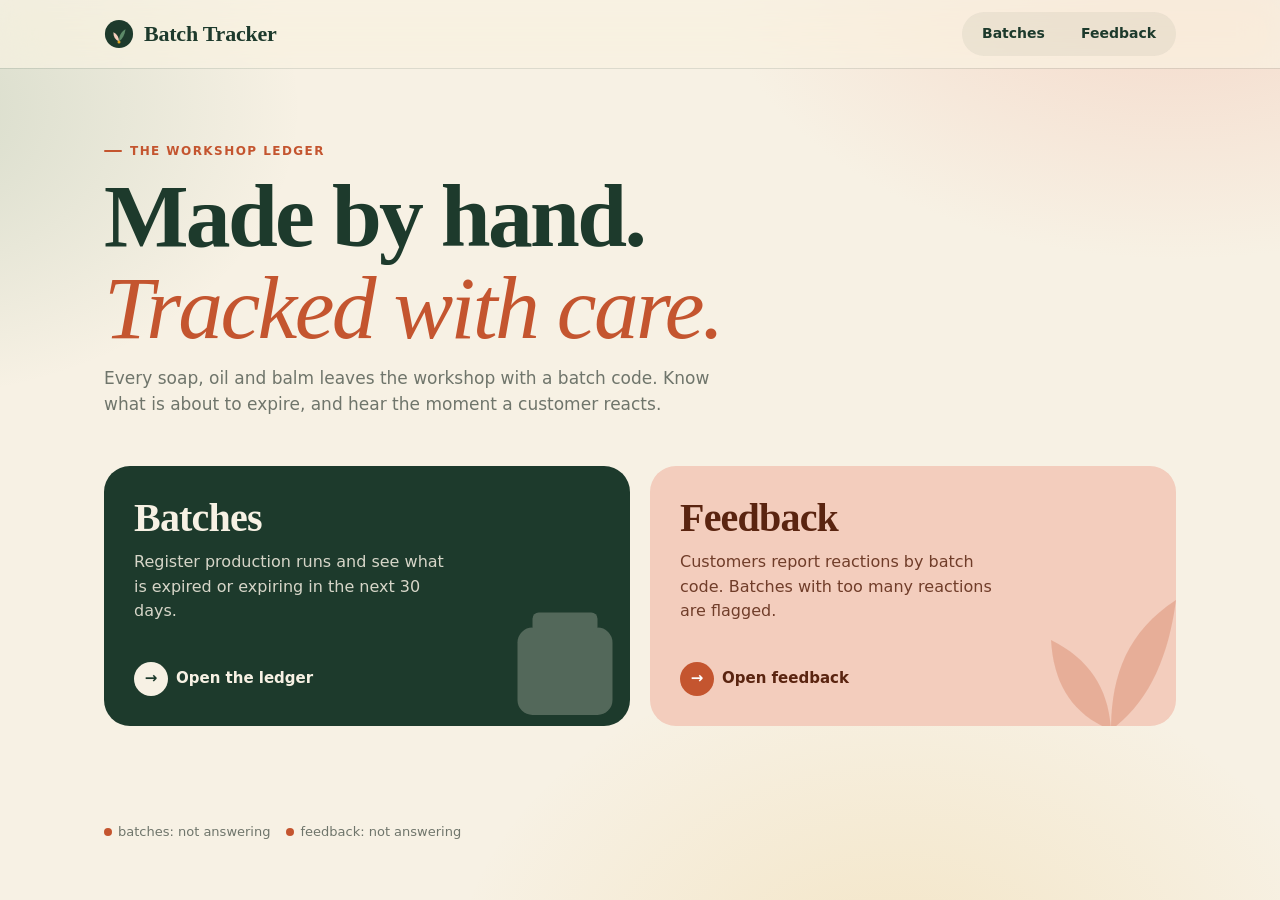
<file: ui/index.html>
<!doctype html>
<html lang="en">
<head>
  <meta charset="utf-8">
  <meta name="viewport" content="width=device-width, initial-scale=1">
  <title>Home · Batch Tracker</title>
  <link rel="stylesheet" href="styles.css">
  <script src="config.js"></script>
  <script src="app.js"></script>
</head>
<body>
  <header>
    <div class="wrap">
      <a class="brand" href="index.html" aria-label="Batch Tracker home">
        <svg viewBox="0 0 32 32" aria-hidden="true">
          <circle cx="16" cy="16" r="15" fill="#1d3a2c"/>
          <path d="M16 24c0-6 2-10 7-13-1 6-3 10-7 13z" fill="#5c8a68"/>
          <path d="M16 24c0-5-2-8-6-10 0 5 2 8 6 10z" fill="#f3cdbd"/>
          <circle cx="16" cy="24.5" r="1.6" fill="#e0a526"/>
        </svg>
        <span>Batch Tracker</span>
      </a>
      <nav>
        <a href="batches.html">Batches</a>
        <a href="feedback.html">Feedback</a>
      </nav>
    </div>
  </header>
  <main class="wrap">
    <div class="intro">
      <p class="eyebrow">The workshop ledger</p>
      <h1>Made by hand. <em>Tracked with care.</em></h1>
      <p class="lead">Every soap, oil and balm leaves the workshop with a batch code. Know what is about to expire, and hear the moment a customer reacts.</p>
    </div>
    <div class="doors">
      <a class="door batches" href="batches.html">
        <div>
          <h2>Batches</h2>
          <p>Register production runs and see what is expired or expiring in the next 30 days.</p>
        </div>
        <span class="go"><i>→</i>Open the ledger</span>
        <svg viewBox="0 0 120 120" aria-hidden="true"><rect x="22" y="30" width="76" height="70" rx="12" fill="#f7f1e4"/><rect x="34" y="18" width="52" height="16" rx="5" fill="#f7f1e4"/></svg>
      </a>
      <a class="door feedback" href="feedback.html">
        <div>
          <h2>Feedback</h2>
          <p>Customers report reactions by batch code. Batches with too many reactions are flagged.</p>
        </div>
        <span class="go"><i>→</i>Open feedback</span>
        <svg viewBox="0 0 120 120" aria-hidden="true"><path d="M60 112C60 70 72 34 112 8c-6 46-22 82-52 104z" fill="#c4552f"/><path d="M60 112C58 80 44 56 12 40c2 36 18 60 48 72z" fill="#c4552f"/></svg>
      </a>
    </div>
  </main>
  <footer class="wrap" aria-label="Service status"></footer>
</body>
</html>
</file>
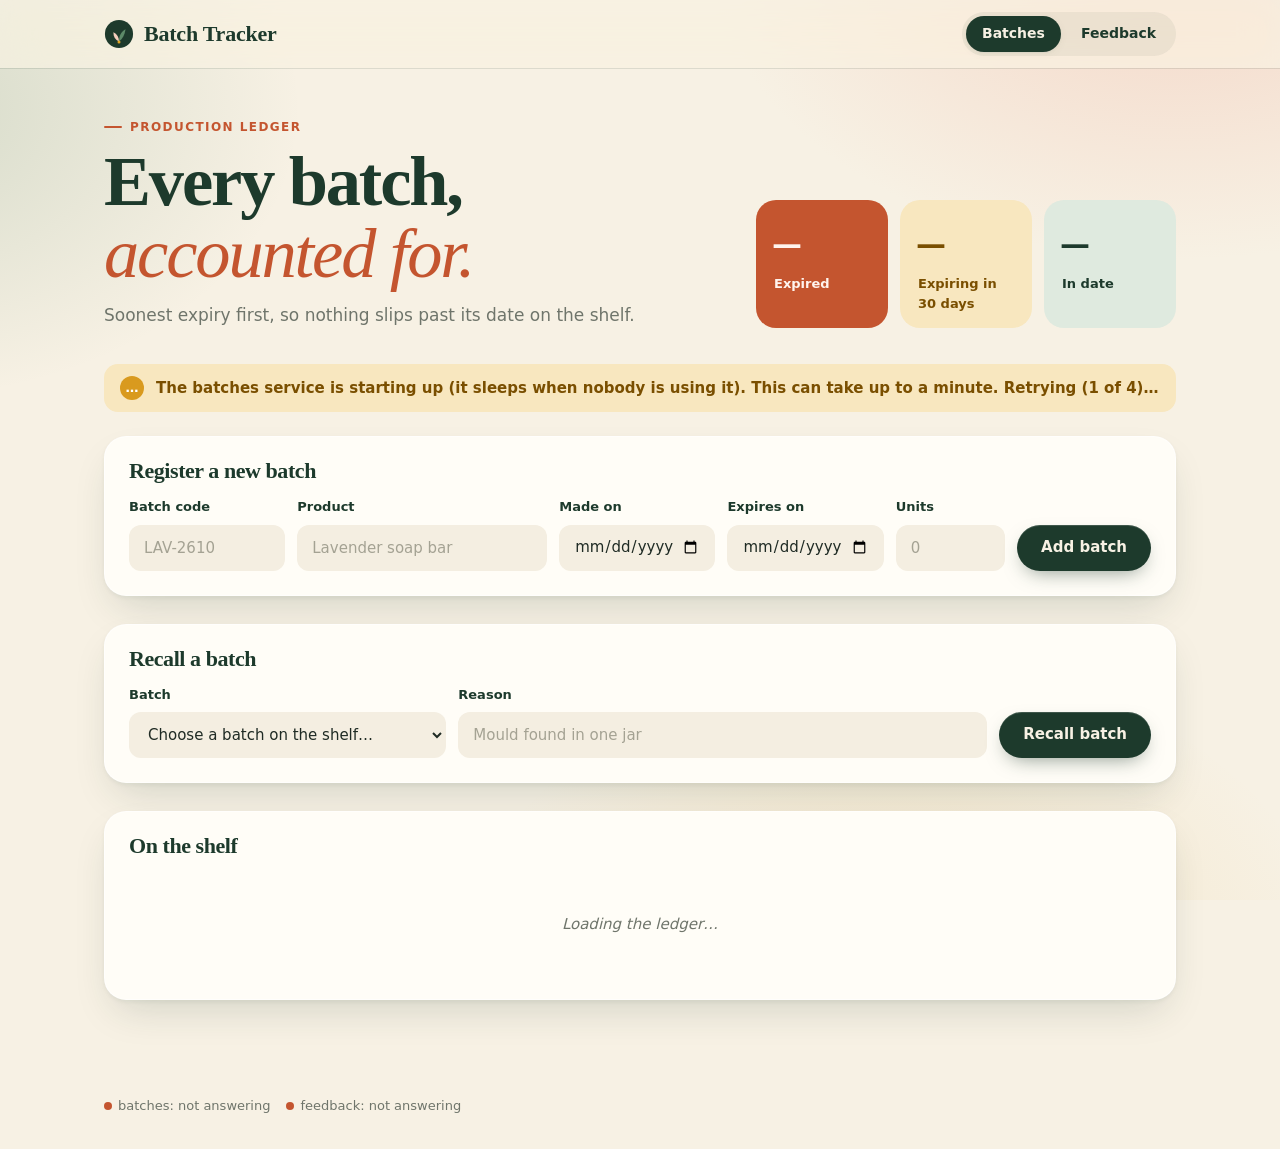
<file: ui/batches.html>
<!doctype html>
<html lang="en">
<head>
  <meta charset="utf-8">
  <meta name="viewport" content="width=device-width, initial-scale=1">
  <title>Batches · Batch Tracker</title>
  <link rel="stylesheet" href="styles.css">
  <script src="config.js"></script>
  <script src="app.js"></script>
</head>
<body>
  <header>
    <div class="wrap">
      <a class="brand" href="index.html" aria-label="Batch Tracker home">
        <svg viewBox="0 0 32 32" aria-hidden="true">
          <circle cx="16" cy="16" r="15" fill="#1d3a2c"/>
          <path d="M16 24c0-6 2-10 7-13-1 6-3 10-7 13z" fill="#5c8a68"/>
          <path d="M16 24c0-5-2-8-6-10 0 5 2 8 6 10z" fill="#f3cdbd"/>
          <circle cx="16" cy="24.5" r="1.6" fill="#e0a526"/>
        </svg>
        <span>Batch Tracker</span>
      </a>
      <nav>
        <a href="batches.html" aria-current="page">Batches</a>
        <a href="feedback.html">Feedback</a>
      </nav>
    </div>
  </header>
  <main class="wrap">
    <div class="top">
      <div>
        <p class="eyebrow">Production ledger</p>
        <h1>Every batch, <em>accounted for.</em></h1>
        <p class="lead">Soonest expiry first, so nothing slips past its date on the shelf.</p>
      </div>
      <div class="stones" aria-label="Batch summary">
        <div class="stone bad"><b id="n-expired">–</b><span>Expired</span></div>
        <div class="stone warn"><b id="n-soon">–</b><span>Expiring in 30 days</span></div>
        <div class="stone good"><b id="n-ok">–</b><span>In date</span></div>
      </div>
    </div>

    <p id="notice" class="notice" hidden></p>

    <section class="card newbatch">
      <h2>Register a new batch</h2>
      <form id="new-batch">
        <label>Batch code <input name="batch_code" placeholder="LAV-2610" maxlength="40" required></label>
        <label>Product <input name="product" placeholder="Lavender soap bar" maxlength="120" required></label>
        <label>Made on <input type="date" name="produced_on" required></label>
        <label>Expires on <input type="date" name="expires_on" required></label>
        <label>Units <input type="number" name="quantity" min="0" step="1" placeholder="0" required></label>
        <button>Add batch</button>
      </form>
    </section>

    <section class="card newbatch recall">
      <h2>Recall a batch</h2>
      <form id="recall-batch">
        <label>Batch
          <select name="batch_code" required><option value="">Choose a batch on the shelf…</option></select>
        </label>
        <label>Reason <input name="reason" placeholder="Mould found in one jar" maxlength="200" required></label>
        <button>Recall batch</button>
      </form>
    </section>

    <section class="card ledger">
      <h2>On the shelf</h2>
      <div id="ledger"><p class="loading">Loading the ledger…</p></div>
    </section>

    <script src="batches.js"></script>
  </main>
  <footer class="wrap" aria-label="Service status"></footer>
</body>
</html>
</file>
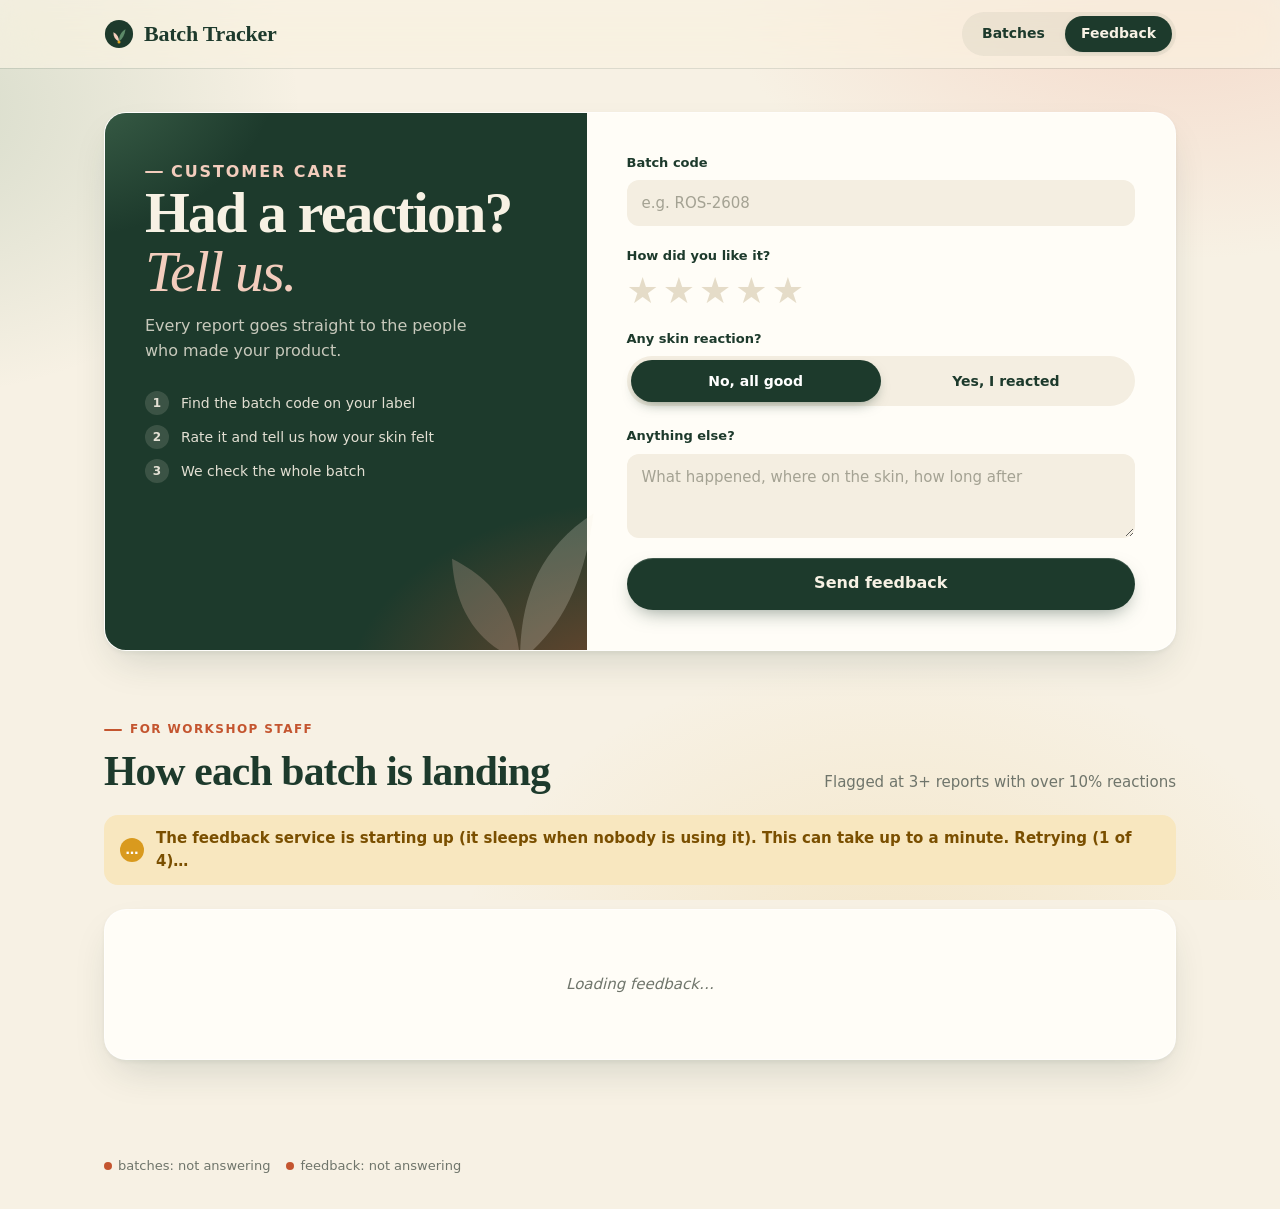
<file: ui/feedback.html>
<!doctype html>
<html lang="en">
<head>
  <meta charset="utf-8">
  <meta name="viewport" content="width=device-width, initial-scale=1">
  <title>Feedback · Batch Tracker</title>
  <link rel="stylesheet" href="styles.css">
  <script src="config.js"></script>
  <script src="app.js"></script>
</head>
<body>
  <header>
    <div class="wrap">
      <a class="brand" href="index.html" aria-label="Batch Tracker home">
        <svg viewBox="0 0 32 32" aria-hidden="true">
          <circle cx="16" cy="16" r="15" fill="#1d3a2c"/>
          <path d="M16 24c0-6 2-10 7-13-1 6-3 10-7 13z" fill="#5c8a68"/>
          <path d="M16 24c0-5-2-8-6-10 0 5 2 8 6 10z" fill="#f3cdbd"/>
          <circle cx="16" cy="24.5" r="1.6" fill="#e0a526"/>
        </svg>
        <span>Batch Tracker</span>
      </a>
      <nav>
        <a href="batches.html">Batches</a>
        <a href="feedback.html" aria-current="page">Feedback</a>
      </nav>
    </div>
  </header>
  <main class="wrap">
    <section class="card hero">
      <div class="hero-side">
        <p class="eyebrow">Customer care</p>
        <h1>Had a reaction? <em>Tell us.</em></h1>
        <p>Every report goes straight to the people who made your product.</p>
        <ol>
          <li>Find the batch code on your label</li>
          <li>Rate it and tell us how your skin felt</li>
          <li>We check the whole batch</li>
        </ol>
        <svg class="leaf" viewBox="0 0 120 120" aria-hidden="true"><path d="M60 112C60 70 72 34 112 8c-6 46-22 82-52 104z" fill="#f7f1e4"/><path d="M60 112C58 80 44 56 12 40c2 36 18 60 48 72z" fill="#f3cdbd"/></svg>
      </div>
      <div class="hero-form">
        <p id="form-notice" class="notice" hidden></p>
        <form id="report">
          <label>Batch code <input name="batch_code" placeholder="e.g. ROS-2608" maxlength="40" required></label>
          <div class="field">How did you like it?
            <div class="stars">
              <label><input type="radio" name="rating" value="1" required aria-label="1 out of 5"><span>★</span></label><label><input type="radio" name="rating" value="2" aria-label="2 out of 5"><span>★</span></label><label><input type="radio" name="rating" value="3" aria-label="3 out of 5"><span>★</span></label><label><input type="radio" name="rating" value="4" aria-label="4 out of 5"><span>★</span></label><label><input type="radio" name="rating" value="5" aria-label="5 out of 5"><span>★</span></label>
            </div>
          </div>
          <div class="field">Any skin reaction?
            <div class="seg">
              <label><input type="radio" name="had_reaction" value="" checked><span>No, all good</span></label>
              <label><input type="radio" name="had_reaction" value="on"><span>Yes, I reacted</span></label>
            </div>
          </div>
          <label>Anything else? <textarea name="comment" maxlength="1000" placeholder="What happened, where on the skin, how long after"></textarea></label>
          <button>Send feedback</button>
        </form>
      </div>
    </section>

    <div class="staff-head">
      <div>
        <p class="eyebrow">For workshop staff</p>
        <h2>How each batch is landing</h2>
      </div>
      <p class="dim" style="margin:0">Flagged at 3+ reports with over 10% reactions</p>
    </div>

    <p id="notice" class="notice" hidden></p>
    <div id="alerts"></div>
    <section class="card list" id="summaries"><p class="loading">Loading feedback…</p></section>

    <script src="feedback.js"></script>
  </main>
  <footer class="wrap" aria-label="Service status"></footer>
</body>
</html>
</file>
<file: ui/styles.css>
/* Batch Tracker UI. Ported from the Assignment 1 Jinja templates (base.html and each page). */

:root {
  --cream: #f7f1e4;
  --card: #fffdf7;
  --forest: #1d3a2c;
  --forest-2: #2c5440;
  --ink: #1f2b24;
  --muted: #6f756b;
  --line: rgba(29, 58, 44, 0.12);
  --sage: #5c8a68;
  --sage-soft: #dfeadf;
  --terra: #c4552f;
  --terra-soft: #f8ddd1;
  --saffron: #d99a1e;
  --saffron-soft: #f8e7bf;
  --blush: #f3cdbd;
  --gold: #e0a526;
  --serif: "Iowan Old Style", "Palatino Linotype", Palatino, Georgia, serif;
  --mono: ui-monospace, SFMono-Regular, Menlo, monospace;
  --ease-out: cubic-bezier(0.23, 1, 0.32, 1);
  --shadow-sm: 0 1px 2px rgba(29, 58, 44, 0.06), 0 2px 8px rgba(29, 58, 44, 0.05);
  --shadow-lg: 0 2px 4px rgba(29, 58, 44, 0.05), 0 18px 40px -12px rgba(29, 58, 44, 0.18);
}
* { box-sizing: border-box; }
::selection { background: var(--blush); color: var(--ink); }
html { background: var(--cream); }
body {
  margin: 0; min-height: 100vh; color: var(--ink);
  font: 15px/1.55 system-ui, -apple-system, BlinkMacSystemFont, "Segoe UI", sans-serif;
  -webkit-font-smoothing: antialiased;
  background:
    radial-gradient(42rem 28rem at 92% -6%, rgba(243, 205, 189, 0.75), transparent 70%),
    radial-gradient(36rem 26rem at -8% 12%, rgba(92, 138, 104, 0.22), transparent 70%),
    radial-gradient(40rem 30rem at 70% 110%, rgba(224, 165, 38, 0.16), transparent 70%),
    var(--cream);
  background-attachment: fixed;
}
a:focus-visible, button:focus-visible { outline: 2px solid var(--forest); outline-offset: 3px; border-radius: 8px; }
.wrap { max-width: 1120px; margin: 0 auto; padding: 0 24px; }

/* Translucent header: content scrolls underneath */
header {
  position: sticky; top: 0; z-index: 10;
  background: rgba(247, 241, 228, 0.72);
  backdrop-filter: blur(18px) saturate(170%); -webkit-backdrop-filter: blur(18px) saturate(170%);
  box-shadow: 0 1px 0 var(--line);
}
header .wrap { display: flex; align-items: center; justify-content: space-between; height: 68px; gap: 12px; }
.brand { display: inline-flex; align-items: center; gap: 10px; font-family: var(--serif); font-size: 22px; font-weight: 600; color: var(--forest); text-decoration: none; letter-spacing: -0.01em; }
.brand svg { width: 30px; height: 30px; }
nav { display: flex; gap: 4px; padding: 4px; border-radius: 999px; background: rgba(29, 58, 44, 0.06); }
nav a {
  padding: 7px 16px; border-radius: 999px; color: var(--forest); text-decoration: none; font-weight: 600; font-size: 14px;
  transition: background-color 160ms ease, color 160ms ease, transform 120ms var(--ease-out);
}
nav a:active { transform: scale(0.96); }
nav a[aria-current="page"] { background: var(--forest); color: var(--cream); box-shadow: var(--shadow-sm); }
@media (hover: hover) and (pointer: fine) { nav a:not([aria-current="page"]):hover { background: rgba(29, 58, 44, 0.08); } }

main.wrap { padding-top: 44px; padding-bottom: 96px; }
.eyebrow { display: inline-flex; align-items: center; gap: 8px; font-size: 12px; font-weight: 700; letter-spacing: 0.12em; text-transform: uppercase; color: var(--terra); margin: 0 0 10px; }
.eyebrow::before { content: ""; width: 18px; height: 2px; border-radius: 2px; background: currentColor; }
h1 {
  font-family: var(--serif); font-weight: 600; color: var(--forest);
  font-size: clamp(2.6rem, 6vw, 4.4rem); line-height: 1.02; letter-spacing: -0.03em; margin: 0 0 12px;
}
h1 em { font-style: italic; font-weight: 500; color: var(--terra); }
h2 { font-family: var(--serif); font-weight: 600; color: var(--forest); letter-spacing: -0.02em; line-height: 1.1; }
.lead { color: var(--muted); font-size: 17px; margin: 0 0 32px; max-width: 58ch; }
.card { background: var(--card); border-radius: 22px; box-shadow: var(--shadow-lg); border: 1px solid rgba(255, 255, 255, 0.7); }

/* Notices materialise (blur + scale + fade) */
.notice {
  display: flex; align-items: center; gap: 12px; border-radius: 14px; padding: 12px 16px; margin: 0 0 24px; font-weight: 600;
  transition: opacity 260ms var(--ease-out), transform 260ms var(--ease-out), filter 260ms var(--ease-out);
  @starting-style { opacity: 0; transform: translateY(-8px) scale(0.98); filter: blur(4px); }
}
.notice::before { flex: none; display: grid; place-items: center; width: 24px; height: 24px; border-radius: 50%; font-size: 13px; font-weight: 800; color: #fff; }
.notice.ok { background: var(--sage-soft); color: var(--forest-2); }
.notice.ok::before { content: "✓"; background: var(--sage); }
.notice.error { background: var(--terra-soft); color: #9c3d1d; }
.notice.error::before { content: "!"; background: var(--terra); }

/* Forms */
label, .field { display: grid; gap: 7px; font-size: 13px; font-weight: 600; color: var(--forest); min-width: 0; }
input, textarea, select {
  font: inherit; font-size: 15px; font-weight: 400; color: var(--ink); width: 100%; min-width: 0;
  padding: 0 14px; border: 1.5px solid transparent; border-radius: 12px; background: #f4eee1;
  transition: border-color 150ms ease, box-shadow 150ms ease, background-color 150ms ease;
}
input, select { height: 46px; }
textarea { padding: 12px 14px; line-height: 1.45; resize: vertical; min-height: 84px; }
input::placeholder, textarea::placeholder { color: #a4a293; }
input:focus, textarea:focus, select:focus { outline: none; background: #fff; border-color: var(--forest-2); box-shadow: 0 0 0 4px rgba(44, 84, 64, 0.12); }
button {
  font: inherit; font-weight: 700; font-size: 15px; color: var(--cream); background: var(--forest);
  border: 0; border-radius: 999px; height: 46px; padding: 0 24px; cursor: pointer; white-space: nowrap;
  box-shadow: 0 1px 0 rgba(255, 255, 255, 0.15) inset, 0 8px 20px -8px rgba(29, 58, 44, 0.55);
  transition: transform 120ms var(--ease-out), background-color 160ms ease, box-shadow 160ms ease;
}
button:active { transform: scale(0.97); }
@media (hover: hover) and (pointer: fine) { button:hover { background: var(--forest-2); } }

/* Shared bits */
.tag {
  display: inline-block; white-space: nowrap; font: 700 12px/1 var(--mono); letter-spacing: 0.06em; color: var(--forest);
  padding: 6px 9px; border-radius: 7px; background: #fff; border: 1.5px solid var(--forest);
}
.pill { display: inline-flex; align-items: center; gap: 7px; padding: 5px 12px 5px 10px; border-radius: 999px; font-size: 13px; font-weight: 700; white-space: nowrap; }
.pill::before { content: ""; width: 7px; height: 7px; border-radius: 50%; background: currentColor; }
.pill.ok { background: var(--sage-soft); color: var(--forest-2); }
.pill.expiring_soon { background: var(--saffron-soft); color: #8a5b00; }
.pill.expired, .pill.flagged { background: var(--terra-soft); color: #9c3d1d; }
.pill.recalled { background: #e7e2d6; color: var(--ink); }
.num { text-align: right; font-variant-numeric: tabular-nums; }
.dim { color: var(--muted); }
.empty { text-align: center; color: var(--muted); padding: 48px 16px; font-family: var(--serif); font-style: italic; font-size: 18px; }

@media (max-width: 640px) {
  header .wrap { height: 60px; }
  .brand span { display: none; }
  main.wrap { padding-top: 32px; }
}
@media (prefers-reduced-motion: reduce) {
  *, *::before { transition-duration: 0ms !important; animation: none !important; }
  .notice { transition: opacity 200ms ease !important; @starting-style { opacity: 0; transform: none; filter: none; } }
}
@media (prefers-reduced-transparency: reduce) {
  header { background: var(--cream); backdrop-filter: none; -webkit-backdrop-filter: none; }
}
@media (prefers-contrast: more) {
  .card { border: 1.5px solid var(--forest); box-shadow: none; }
  input, textarea { border-color: var(--forest); }
}

/* Home */
  .intro { max-width: 760px; margin: 24px 0 48px; }
  .intro h1 { font-size: clamp(3rem, 8vw, 5.6rem); }
  .doors { display: grid; grid-template-columns: repeat(auto-fit, minmax(300px, 1fr)); gap: 20px; }
  .door {
    position: relative; display: flex; flex-direction: column; justify-content: space-between; min-height: 260px;
    padding: 30px; border-radius: 26px; text-decoration: none; overflow: hidden;
    transition: transform 160ms var(--ease-out), box-shadow 200ms ease;
  }
  .door:active { transform: scale(0.985); }
  @media (hover: hover) and (pointer: fine) { .door:hover { transform: translateY(-3px); box-shadow: 0 28px 50px -20px rgba(29, 58, 44, 0.45); } }
  .door h2 { font-size: 40px; margin: 0 0 10px; color: inherit; }
  .door p { margin: 0; max-width: 32ch; font-size: 16px; opacity: 0.85; }
  .door .go { display: inline-flex; align-items: center; gap: 8px; margin-top: 28px; font-weight: 700; }
  .door .go i { display: grid; place-items: center; width: 34px; height: 34px; border-radius: 50%; font-style: normal; transition: transform 200ms var(--ease-out); }
  @media (hover: hover) and (pointer: fine) { .door:hover .go i { transform: translateX(4px); } }
  .door.batches { background: var(--forest); color: var(--cream); }
  .door.batches .go i { background: var(--cream); color: var(--forest); }
  .door.feedback { background: var(--blush); color: #5a2410; }
  .door.feedback .go i { background: var(--terra); color: #fff; }
  .door svg { position: absolute; right: -10px; bottom: -14px; width: 150px; opacity: 0.25; pointer-events: none; }
  @media (prefers-reduced-motion: reduce) { .door, .door .go i { transition: none; } }

/* Batches */
  .top { display: grid; grid-template-columns: minmax(0, 1fr) auto; gap: 32px; align-items: end; margin-bottom: 36px; }
  .top .lead { margin-bottom: 0; }
  .stones { display: grid; grid-template-columns: repeat(3, 132px); gap: 12px; }
  .stone { padding: 16px 18px 14px; border-radius: 20px; }
  .stone b { display: block; font-family: var(--serif); font-size: 52px; line-height: 1; font-weight: 600; letter-spacing: -0.03em; font-variant-numeric: tabular-nums; }
  .stone span { display: block; margin-top: 6px; font-size: 13px; font-weight: 700; }
  .stone.bad { background: var(--terra); color: #fff4ee; }
  .stone.warn { background: var(--saffron-soft); color: #7a4f00; }
  .stone.good { background: var(--sage-soft); color: var(--forest); }
  @media (max-width: 860px) { .top { grid-template-columns: minmax(0, 1fr); } .stones { grid-template-columns: repeat(3, minmax(0, 1fr)); } }

  .newbatch { padding: 22px 24px 24px; margin-bottom: 28px; }
  .newbatch h2 { font-size: 22px; margin: 0 0 14px; }
  .newbatch form { display: grid; grid-template-columns: 1fr 1.6fr 1fr 1fr 0.7fr auto; gap: 12px; align-items: end; }
  @media (max-width: 960px) { .newbatch form { grid-template-columns: minmax(0, 1fr) minmax(0, 1fr); } .newbatch button { grid-column: 1 / -1; } }
  .recall form { grid-template-columns: 1.2fr 2fr auto; }
  @media (max-width: 960px) { .recall form { grid-template-columns: minmax(0, 1fr); } }

  .ledger { padding: 8px; }
  .ledger h2 { font-size: 22px; margin: 14px 16px 10px; }
  .row {
    display: grid; grid-template-columns: 48px minmax(0, 1.6fr) minmax(0, 1.4fr) 140px; gap: 18px; align-items: center;
    padding: 14px 16px; border-radius: 16px; transition: background-color 140ms ease;
  }
  .row { position: relative; }
  .row + .row::before { content: ""; position: absolute; left: 16px; right: 16px; top: 0; height: 1px; background: var(--line); transition: opacity 140ms ease; }
  @media (hover: hover) and (pointer: fine) { .row:hover { background: #f8f2e6; } .row:hover::before, .row:hover + .row::before { opacity: 0; } }
  .mono {
    display: grid; place-items: center; width: 48px; height: 48px; border-radius: 14px;
    font-family: var(--serif); font-size: 22px; font-weight: 600; color: var(--forest); background: var(--sage-soft);
  }
  .row.expired .mono { background: var(--terra-soft); color: #9c3d1d; }
  .row.recalled .mono { background: #e7e2d6; color: var(--muted); }
  .row.recalled .what strong { color: var(--muted); }
  .row.expiring_soon .mono { background: var(--saffron-soft); color: #7a4f00; }
  .what strong { display: block; font-family: var(--serif); font-size: 19px; font-weight: 600; color: var(--forest); letter-spacing: -0.01em; line-height: 1.25; }
  .what small { display: flex; align-items: center; gap: 10px; margin-top: 5px; color: var(--muted); font-size: 13px; }
  .when span, .when b { white-space: nowrap; }
  .when { display: flex; flex-wrap: wrap; align-items: center; gap: 2px 10px; font-size: 14px; color: var(--muted); font-variant-numeric: tabular-nums; }
  .when b { color: var(--ink); font-weight: 600; }
  .when .arrow { color: #c0bba9; }
  .row .pill { justify-self: end; }
  @media (max-width: 760px) {
    .row { grid-template-columns: 44px minmax(0, 1fr); gap: 6px 14px; }
    .mono { width: 44px; height: 44px; grid-row: span 3; align-self: start; }
    .when, .row .pill { grid-column: 2; justify-self: start; }
  }

/* Feedback */
  .hero { display: grid; grid-template-columns: minmax(0, 0.9fr) minmax(0, 1.1fr); overflow: hidden; margin-bottom: 64px; }
  .hero-side {
    position: relative; padding: 44px 40px; color: var(--cream);
    background:
      radial-gradient(26rem 18rem at 110% 110%, rgba(196, 85, 47, 0.55), transparent 70%),
      radial-gradient(20rem 16rem at -10% -10%, rgba(92, 138, 104, 0.6), transparent 70%),
      var(--forest);
  }
  .hero-side .eyebrow { color: var(--blush); }
  .hero-side h1 { color: var(--cream); font-size: clamp(2.4rem, 4.6vw, 3.6rem); }
  .hero-side h1 em { color: var(--blush); }
  .hero-side p { color: rgba(247, 241, 228, 0.78); font-size: 16px; max-width: 34ch; margin: 0; }
  .hero-side ol { list-style: none; padding: 0; margin: 28px 0 0; display: grid; gap: 10px; counter-reset: s; }
  .hero-side li { display: flex; gap: 12px; align-items: center; color: rgba(247, 241, 228, 0.9); font-size: 14px; }
  .hero-side li::before { counter-increment: s; content: counter(s); display: grid; place-items: center; width: 24px; height: 24px; border-radius: 50%; background: rgba(247, 241, 228, 0.14); font-weight: 700; font-size: 12px; }
  .leaf { position: absolute; right: -18px; bottom: -22px; width: 170px; opacity: 0.22; pointer-events: none; }
  .hero-form { padding: 40px; }
  .hero-form form { display: grid; gap: 20px; grid-template-columns: minmax(0, 1fr); }
  .hero-form .notice { margin-bottom: 20px; }
  @media (max-width: 860px) { .hero { grid-template-columns: minmax(0, 1fr); } .hero-side, .hero-form { padding: 30px 22px; } .leaf { width: 120px; } }

  .stars { display: flex; gap: 4px; }
  .stars input { position: absolute; opacity: 0; pointer-events: none; }
  .stars span { display: block; font-size: 36px; line-height: 1; color: #e5dcc8; cursor: pointer; transition: color 120ms ease; }
  .stars:has(input:checked) span { color: var(--gold); }
  .stars label:has(input:checked) ~ label span { color: #e5dcc8; }
  .stars input:checked + span { animation: pop 340ms var(--ease-out); }
  @keyframes pop { 0% { transform: scale(1); } 45% { transform: scale(1.28); } 100% { transform: scale(1); } }
  @media (hover: hover) and (pointer: fine) {
    .field .stars:hover label span { color: var(--gold); }
    .field .stars:hover label:hover ~ label span { color: #e5dcc8; }
  }
  .stars input:focus-visible + span { outline: 2px solid var(--forest); outline-offset: 3px; border-radius: 6px; }

  /* Sliding Yes/No switch */
  .seg { position: relative; display: grid; grid-template-columns: 1fr 1fr; padding: 4px; border-radius: 999px; background: #f4eee1; }
  .seg::before {
    content: ""; position: absolute; top: 4px; bottom: 4px; left: 4px; width: calc(50% - 4px); border-radius: 999px;
    background: var(--forest); box-shadow: 0 6px 14px -6px rgba(29, 58, 44, 0.6);
    transition: transform 300ms var(--ease-out), background-color 200ms ease;
  }
  .seg:has(input[value="on"]:checked)::before { transform: translateX(100%); background: var(--terra); box-shadow: 0 6px 14px -6px rgba(196, 85, 47, 0.7); }
  .seg input { position: absolute; opacity: 0; pointer-events: none; }
  .seg span { position: relative; z-index: 1; display: grid; place-items: center; height: 42px; border-radius: 999px; font-size: 14px; font-weight: 700; color: var(--forest); cursor: pointer; transition: color 200ms ease; }
  .seg input:checked + span { color: #fff; }
  .seg input:focus-visible + span { outline: 2px solid var(--forest); outline-offset: 2px; }
  .hero-form button { width: 100%; height: 52px; font-size: 16px; }

  .staff-head { display: flex; justify-content: space-between; align-items: end; gap: 16px; flex-wrap: wrap; margin-bottom: 20px; }
  .staff-head h2 { font-size: clamp(1.8rem, 3.4vw, 2.6rem); margin: 0; }
  .alerts { display: grid; grid-template-columns: repeat(auto-fill, minmax(260px, 1fr)); gap: 16px; margin-bottom: 20px; }
  .alert { padding: 22px; border-radius: 22px; background: var(--terra); color: #fff4ee; box-shadow: 0 18px 40px -16px rgba(196, 85, 47, 0.7); }
  .alert .tag { background: transparent; color: #fff4ee; border-color: rgba(255, 244, 238, 0.7); }
  .alert b { display: block; font-family: var(--serif); font-size: 56px; line-height: 1; font-weight: 600; letter-spacing: -0.03em; margin: 16px 0 4px; }
  .alert p { margin: 0; font-size: 14px; color: rgba(255, 244, 238, 0.88); }
  .alert p strong { color: #fff; }
  .clear { padding: 20px 22px; border-radius: 22px; background: var(--sage-soft); color: var(--forest); font-family: var(--serif); font-size: 19px; margin-bottom: 20px; }

  .list { padding: 8px; }
  .item { display: grid; grid-template-columns: minmax(0, 1.3fr) minmax(0, 1fr) 160px 110px 96px; gap: 18px; align-items: center; padding: 14px 16px; border-radius: 16px; transition: background-color 140ms ease; }
  .item { position: relative; }
  .item + .item::before { content: ""; position: absolute; left: 16px; right: 16px; top: 0; height: 1px; background: var(--line); transition: opacity 140ms ease; }
  @media (hover: hover) and (pointer: fine) { .item:hover { background: #f8f2e6; } .item:hover::before, .item:hover + .item::before { opacity: 0; } }
  .item .reports { color: var(--muted); font-size: 14px; }
  .item .reports b { color: var(--ink); }
  .meter { display: flex; align-items: center; gap: 10px; font-weight: 700; font-variant-numeric: tabular-nums; }
  .meter i { flex: 1; height: 8px; border-radius: 4px; background: #efe7d6; overflow: hidden; }
  .meter i b { display: block; height: 100%; border-radius: 4px; background: var(--sage); }
  .meter.bad { color: var(--terra); }
  .meter.bad i b { background: var(--terra); }
  .meter em { font-style: normal; min-width: 4ch; text-align: right; }
  .mini { color: var(--gold); letter-spacing: 1px; font-size: 14px; white-space: nowrap; }
  .mini .off { color: #e5dcc8; }
  .item .pill { justify-self: end; }
  @media (max-width: 760px) {
    .item { grid-template-columns: minmax(0, 1fr) auto; gap: 8px 12px; }
    .item .meter { grid-column: 1 / -1; }
  }

/* Added for the static UI (Assignment 2) */
.notice.warn { background: var(--saffron-soft); color: #7a4f00; }
.notice.warn::before { content: "…"; background: var(--saffron); }
.notice .again { margin-left: auto; height: 34px; padding: 0 16px; font-size: 13px; }
.notice[hidden], [hidden] { display: none !important; }
.loading { text-align: center; color: var(--muted); padding: 40px 16px; font-style: italic; }
.item .who { display: grid; gap: 6px; justify-items: start; min-width: 0; }
.item .who small { color: var(--muted); font-size: 13px; overflow: hidden; text-overflow: ellipsis; white-space: nowrap; max-width: 100%; }
.item .who small b { color: var(--ink); font-weight: 600; }
.alert .product { display: block; margin-top: 10px; font-family: var(--serif); font-size: 18px; color: #fff; }
footer.wrap { padding-bottom: 32px; color: var(--muted); font-size: 13px; display: flex; gap: 16px; flex-wrap: wrap; }
footer .dot { display: inline-block; width: 8px; height: 8px; border-radius: 50%; margin-right: 6px; background: #c0bba9; }
footer .dot.ok { background: var(--sage); }
footer .dot.down { background: var(--terra); }
</file>
